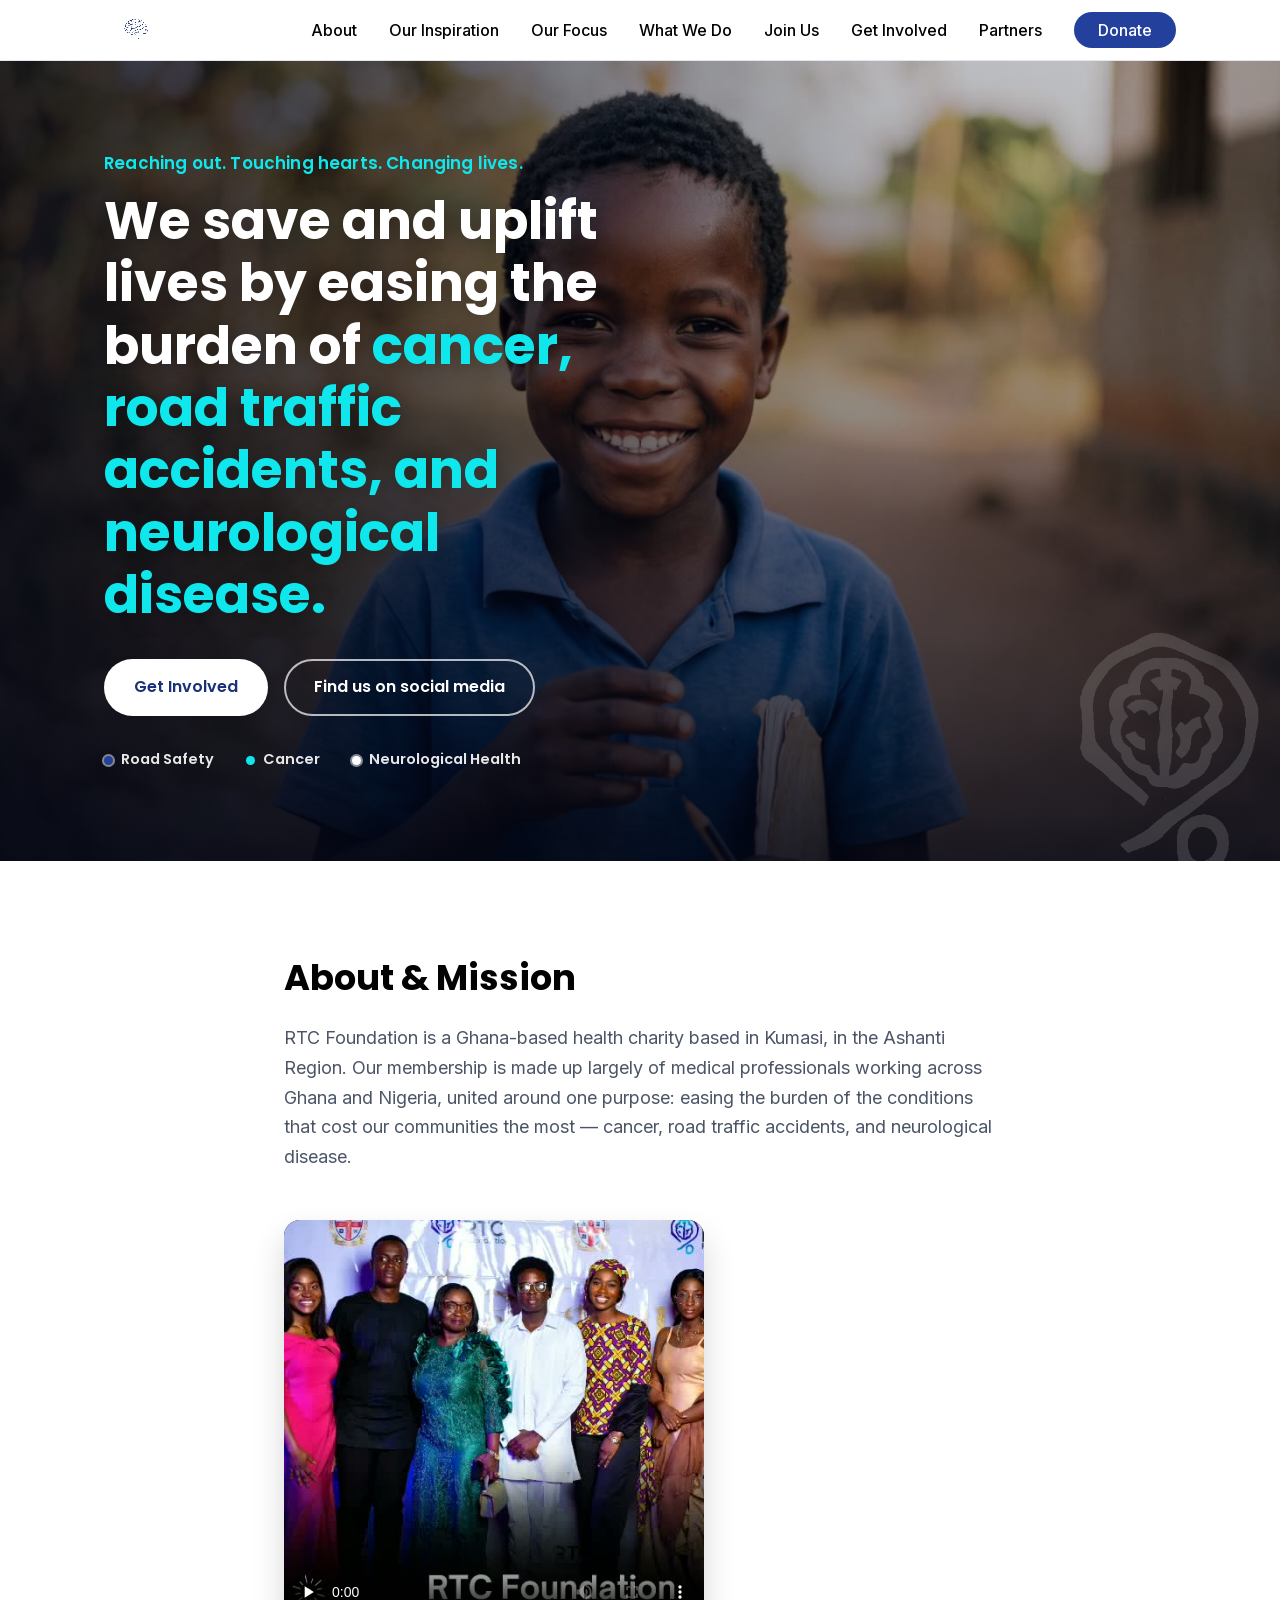
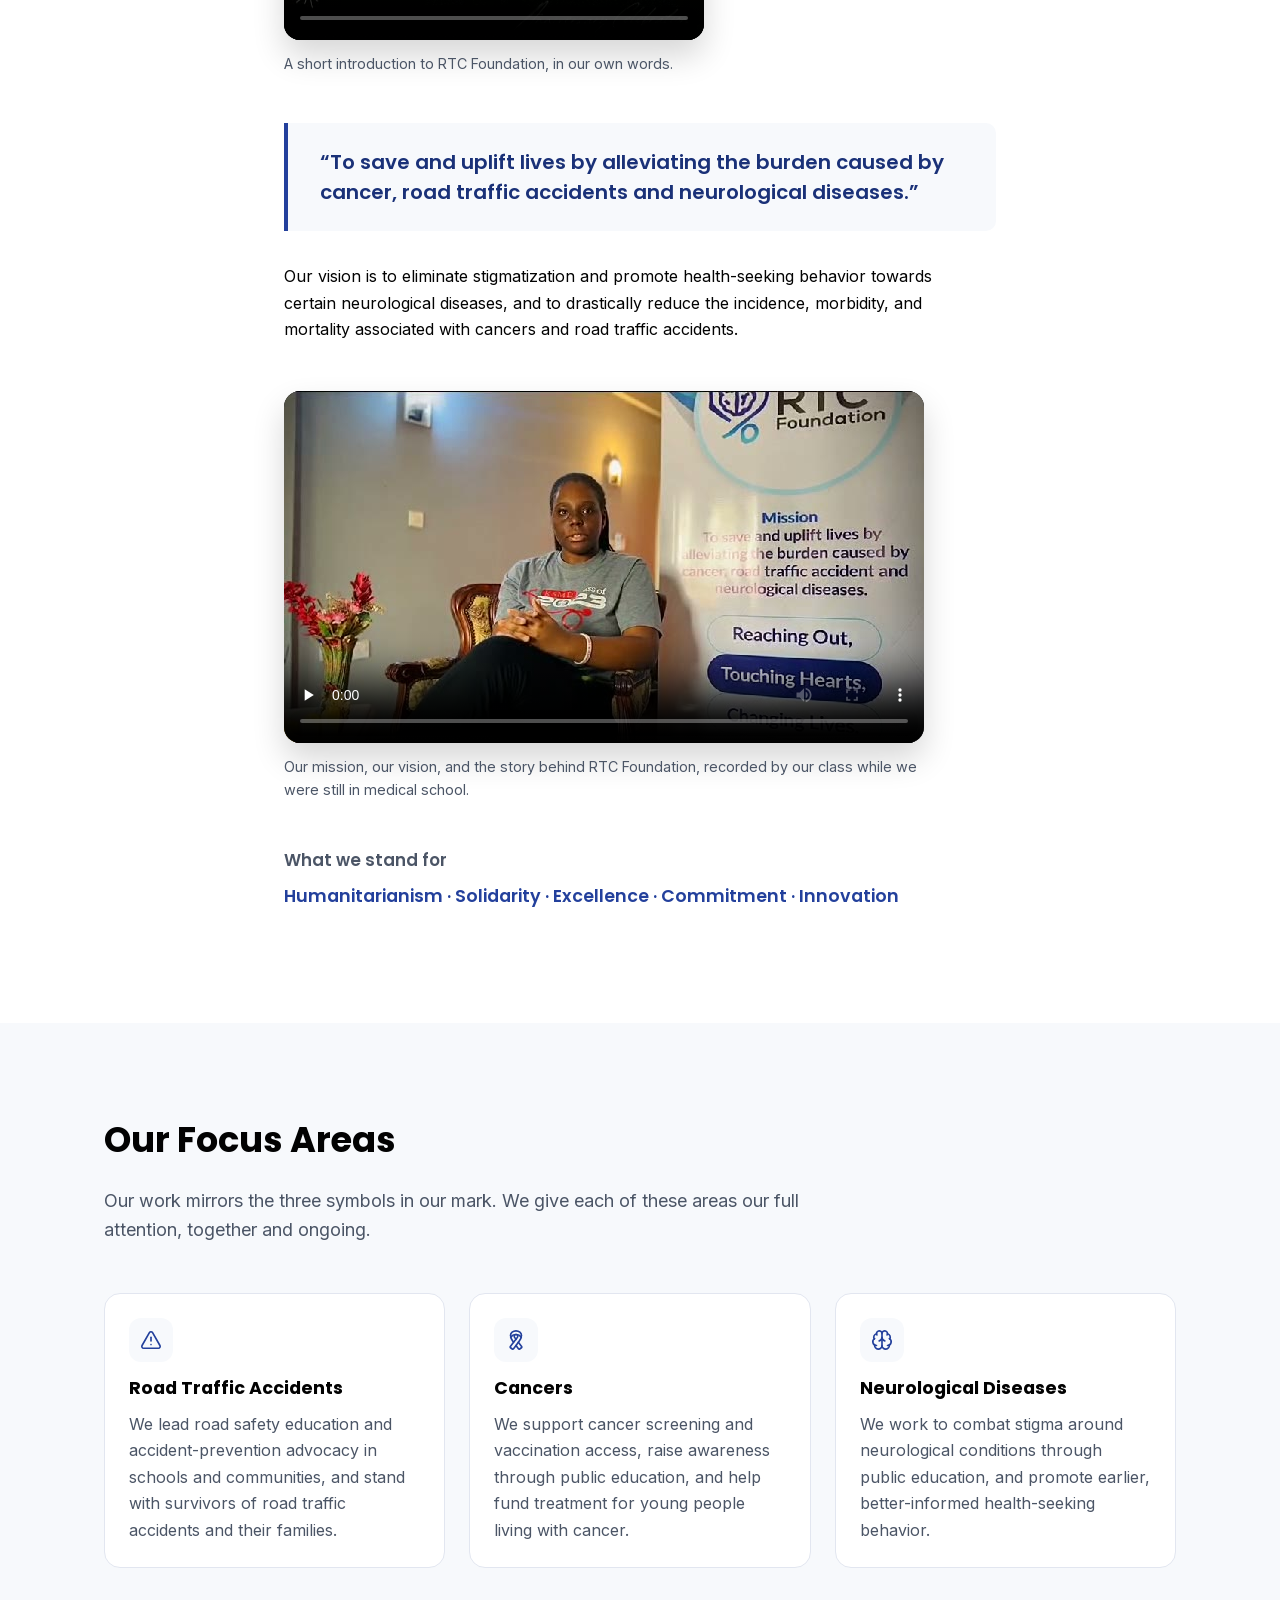
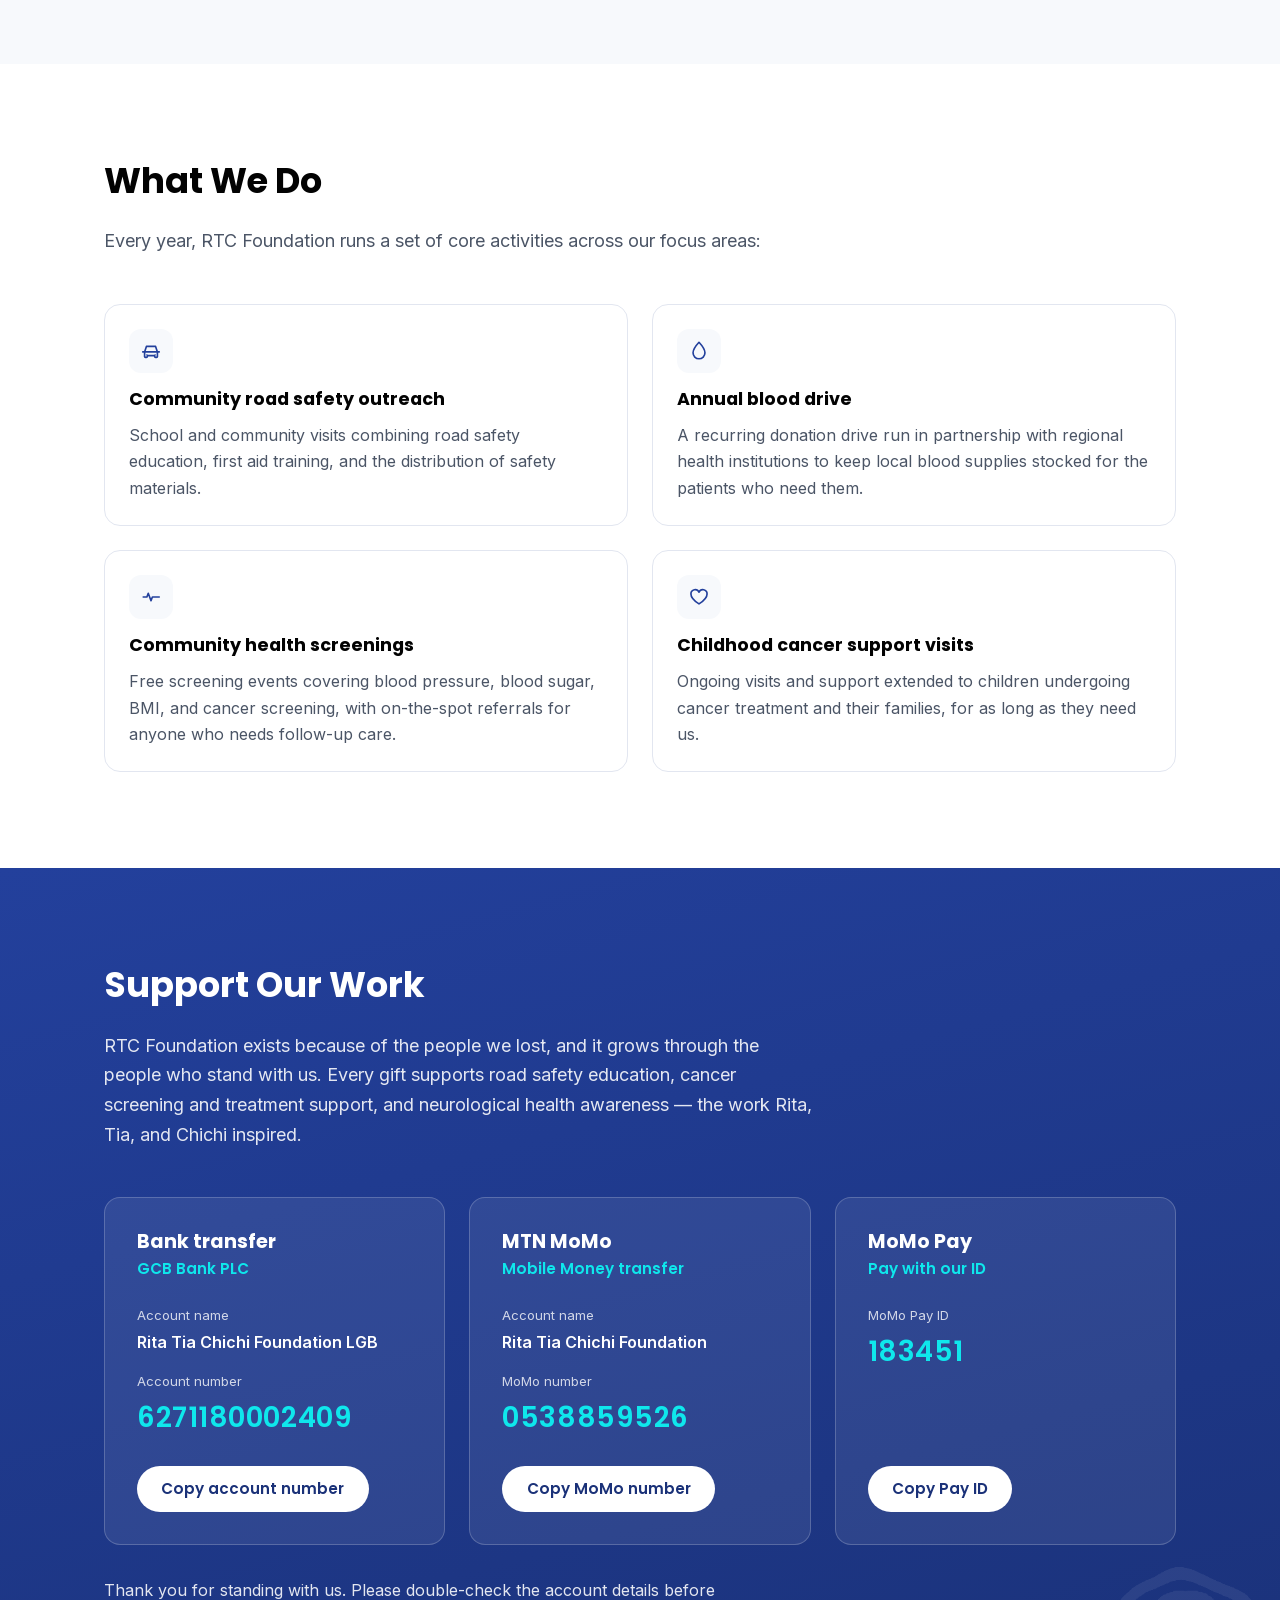
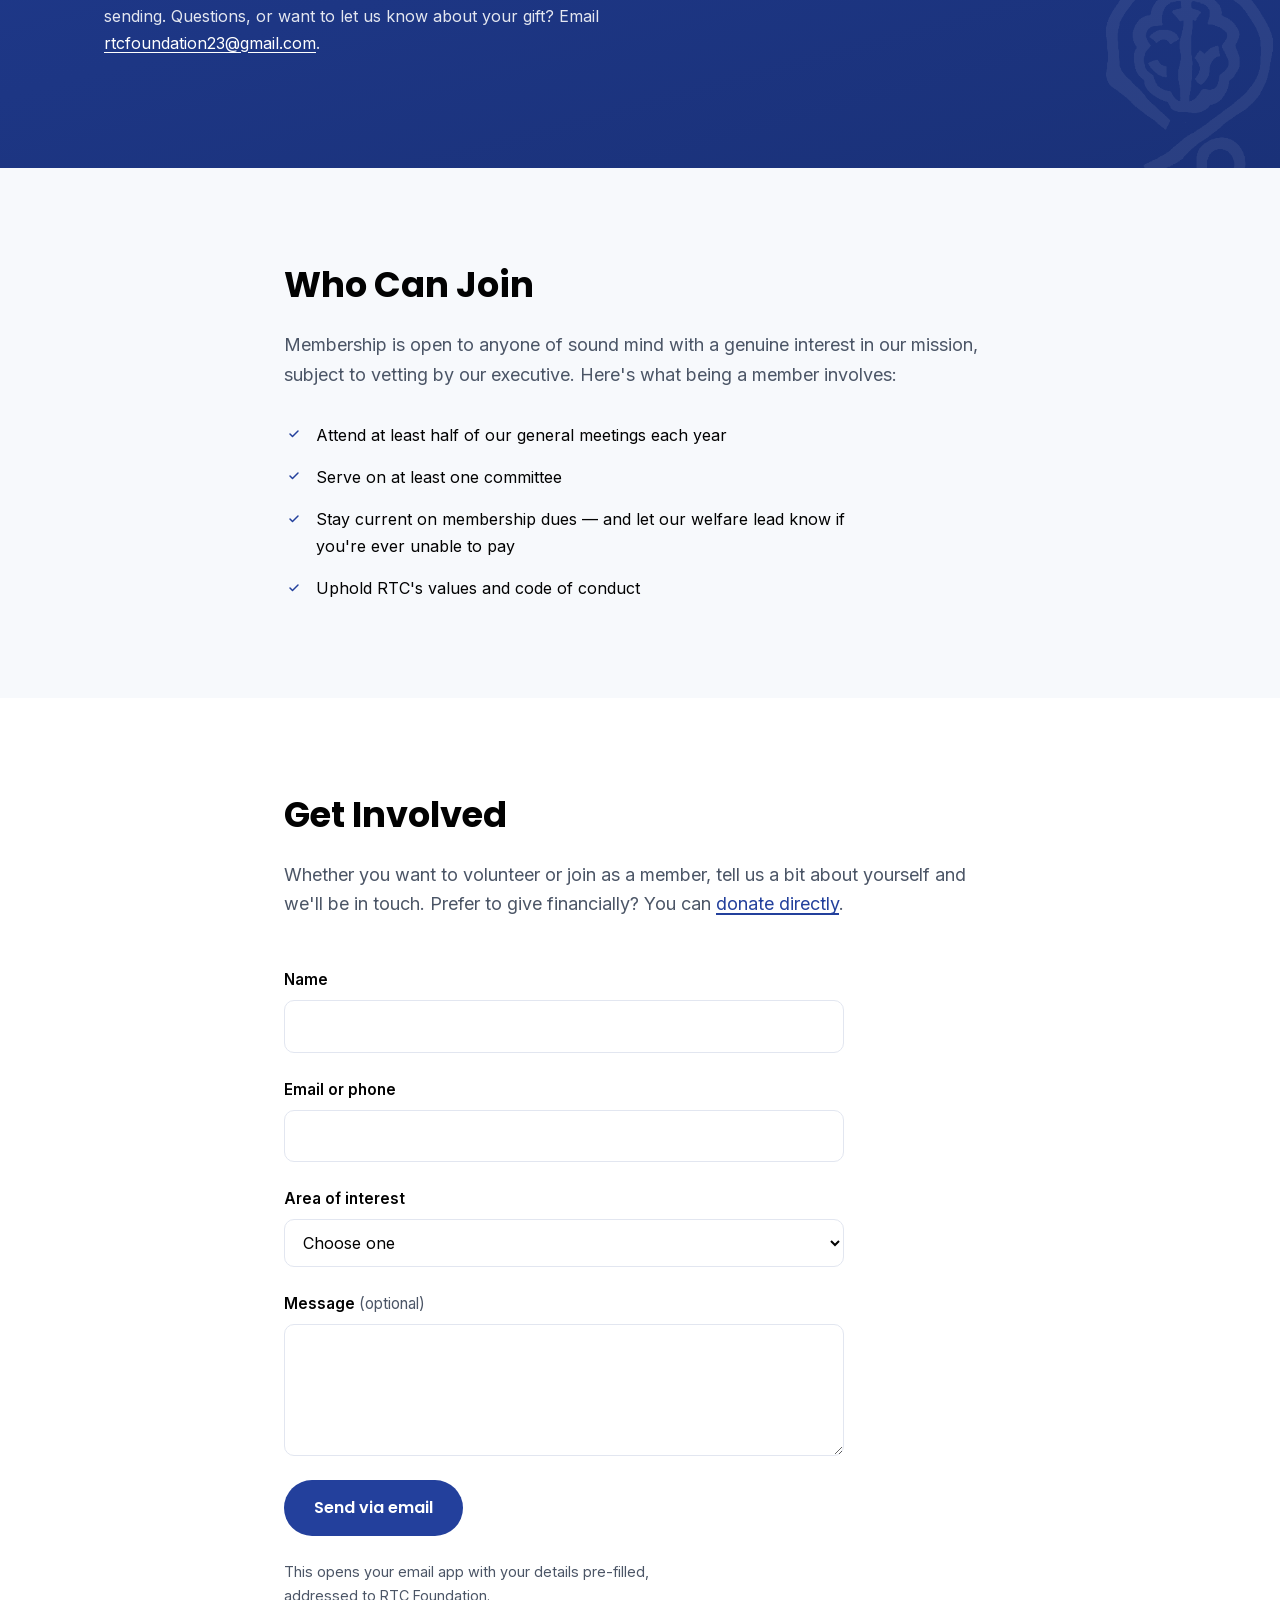
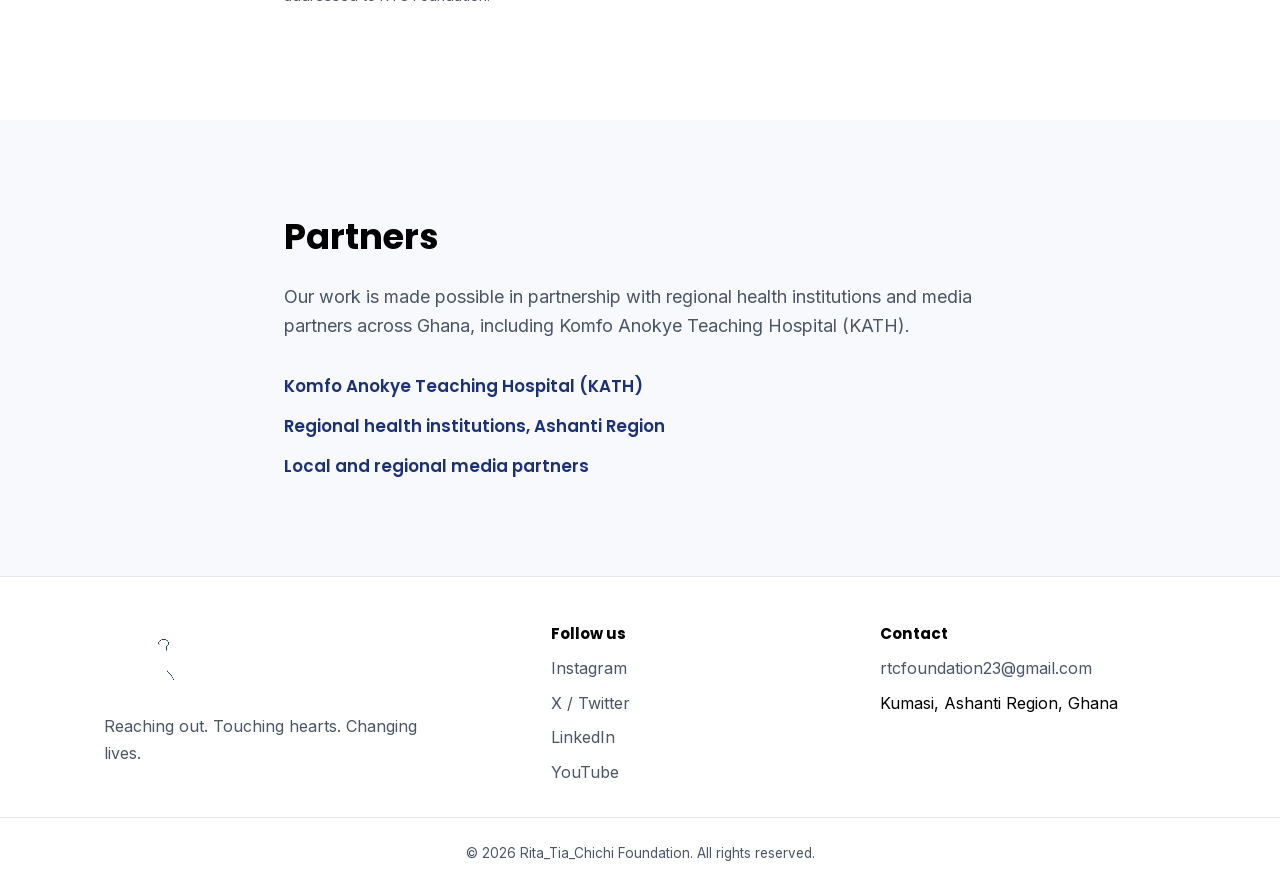
<file: index.html>
<!doctype html>
<html lang="en">
<head>
  <meta charset="UTF-8" />
  <meta name="viewport" content="width=device-width, initial-scale=1" />
  <!-- Stop phones from turning the account/MoMo numbers into blue tap-to-call links -->
  <meta name="format-detection" content="telephone=no" />
  <title>RTC Foundation — Rita_Tia_Chichi Foundation</title>
  <meta name="description" content="RTC Foundation is a Ghana-based health charity working on road traffic accidents, cancers, and neurological diseases from Kumasi, Ashanti Region." />

  <link rel="icon" type="image/png" href="assets/img/icon.png" />

  <link rel="preload" href="assets/fonts/inter-latin.woff2" as="font" type="font/woff2" crossorigin />
  <link rel="preload" href="assets/fonts/poppins-700.woff2" as="font" type="font/woff2" crossorigin />

  <link rel="stylesheet" href="styles.css" />
</head>
<body>

  <a class="skip-link" href="#main">Skip to main content</a>

  <header class="site-header">
    <nav class="nav" aria-label="Primary">
      <a class="nav-brand" href="#top" aria-label="RTC Foundation">
        <span class="logo-video-wrap">
          <video
            class="logo-video"
            poster="assets/img/logo.png"
            autoplay
            muted
            loop
            playsinline
            aria-hidden="true"
          >
            <source src="assets/video/hero-animation.webm" type="video/webm" />
            <source src="assets/video/hero-animation.mp4" type="video/mp4" />
          </video>
          <img class="logo-still" src="assets/img/logo.png" alt="" hidden />
        </span>
      </a>
      <a class="btn btn-primary nav-donate-mobile" href="#donate">Donate</a>
      <button class="nav-toggle" id="navToggle" aria-expanded="false" aria-controls="navMenu">
        <span class="sr-only">Menu</span>
        <span class="nav-toggle-bar"></span>
        <span class="nav-toggle-bar"></span>
        <span class="nav-toggle-bar"></span>
      </button>
      <ul class="nav-menu" id="navMenu">
        <li><a href="#about">About</a></li>
        <li><a href="inspiration.html">Our Inspiration</a></li>
        <li><a href="#focus">Our Focus</a></li>
        <li><a href="#activities">What We Do</a></li>
        <li><a href="#membership">Join Us</a></li>
        <li><a href="#signup">Get Involved</a></li>
        <li><a href="#partners">Partners</a></li>
        <li class="nav-menu-donate"><a class="nav-cta" href="#donate">Donate</a></li>
      </ul>
    </nav>
  </header>

  <main id="main">

    <section class="hero" id="top">
      <img
        class="hero-photo"
        src="assets/img/hero-photo-1280.jpg"
        srcset="assets/img/hero-photo-800.jpg 800w, assets/img/hero-photo-1280.jpg 1280w, assets/img/hero-photo.jpg 1920w"
        sizes="100vw"
        fetchpriority="high"
        decoding="async"
        alt="A smiling child in Ghana holding an exercise book and pencil, representing the communities RTC Foundation serves."
        width="1920"
        height="1047"
      />
      <div class="hero-scrim" aria-hidden="true"></div>
      <img class="hero-watermark" src="assets/img/icon-white.png" alt="" aria-hidden="true" />

      <div class="container hero-grid">
        <div class="hero-content">
          <p class="hero-slogan">Reaching out. Touching hearts. Changing lives.</p>
          <h1 class="hero-mission">
            We save and uplift lives by easing the burden of
            <span class="accent">cancer, road traffic accidents, and neurological disease.</span>
          </h1>
          <div class="hero-actions">
            <a class="btn btn-primary" href="#signup">Get Involved</a>
            <a class="btn btn-outline" href="#footer-social">Find us on social media</a>
          </div>

          <ul class="hero-pillars">
            <li><span class="dot dot-navy"></span>Road Safety</li>
            <li><span class="dot dot-cyan"></span>Cancer</li>
            <li><span class="dot dot-ink"></span>Neurological Health</li>
          </ul>
        </div>
      </div>
    </section>

    <section class="section" id="about" aria-labelledby="about-heading">
      <div class="container container-narrow">
        <h2 id="about-heading" class="section-heading">About &amp; Mission</h2>
        <p class="lede">
          RTC Foundation is a Ghana-based health charity based in Kumasi, in the Ashanti Region.
          Our membership is made up largely of medical professionals working across Ghana and
          Nigeria, united around one purpose: easing the burden of the conditions that cost our
          communities the most — cancer, road traffic accidents, and neurological disease.
        </p>

        <figure class="about-video">
          <video
            controls
            preload="none"
            poster="assets/img/our-story-poster.jpg"
            width="480"
            height="480"
          >
            <source src="assets/video/our-story.webm" type="video/webm" />
            <source src="assets/video/our-story.mp4" type="video/mp4" />
            Your browser doesn't support embedded video.
            <a href="assets/video/our-story.mp4">Download the video</a> instead.
          </video>
          <figcaption>A short introduction to RTC Foundation, in our own words.</figcaption>
        </figure>

        <blockquote class="pullquote">
          “To save and uplift lives by alleviating the burden caused by cancer, road traffic
          accidents and neurological diseases.”
        </blockquote>

        <p class="body-text">
          Our vision is to eliminate stigmatization and promote health-seeking behavior towards
          certain neurological diseases, and to drastically reduce the incidence, morbidity, and
          mortality associated with cancers and road traffic accidents.
        </p>

        <figure class="about-video about-video--wide">
          <video
            controls
            preload="none"
            poster="assets/img/rtc-intro-poster.jpg"
            width="640"
            height="352"
          >
            <source src="assets/video/rtc-intro.mp4" type="video/mp4" />
            Your browser doesn't support embedded video.
            <a href="assets/video/rtc-intro.mp4">Download the video</a> instead.
          </video>
          <figcaption>
            Our mission, our vision, and the story behind RTC Foundation, recorded by our class
            while we were still in medical school.
          </figcaption>
        </figure>

        <h3 class="values-heading">What we stand for</h3>
        <p class="values-list">
          Humanitarianism &middot; Solidarity &middot; Excellence &middot; Commitment &middot; Innovation
        </p>
      </div>
    </section>

    <section class="section section-alt" id="focus" aria-labelledby="focus-heading">
      <div class="container">
        <h2 id="focus-heading" class="section-heading">Our Focus Areas</h2>
        <p class="lede">
          Our work mirrors the three symbols in our mark. We give each of these areas our full
          attention, together and ongoing.
        </p>

        <div class="focus-grid">
          <article class="activity-card">
            <span class="activity-icon" aria-hidden="true">
              <svg viewBox="0 0 24 24" fill="none" stroke="currentColor" stroke-width="1.8" stroke-linecap="round" stroke-linejoin="round"><path d="m21.73 18-8-14a2 2 0 0 0-3.48 0l-8 14A2 2 0 0 0 4 21h16a2 2 0 0 0 1.73-3" /><path d="M12 9v4" /><path d="M12 17h.01" /></svg>
            </span>
            <h3>Road Traffic Accidents</h3>
            <p>
              We lead road safety education and accident-prevention advocacy in schools and
              communities, and stand with survivors of road traffic accidents and their families.
            </p>
          </article>
          <article class="activity-card">
            <span class="activity-icon" aria-hidden="true">
              <svg viewBox="0 0 24 24" fill="none" stroke="currentColor" stroke-width="1.8" stroke-linecap="round" stroke-linejoin="round"><path d="M12 11.22C11 9.997 10 9 10 8a2 2 0 0 1 4 0c0 1-.998 2.002-2.01 3.22" /><path d="m12 18 2.57-3.5" /><path d="M6.243 9.016a7 7 0 0 1 11.507-.009" /><path d="M9.35 14.53 12 11.22" /><path d="M9.35 14.53C7.728 12.246 6 10.221 6 7a6 5 0 0 1 12 0c-.005 3.22-1.778 5.235-3.43 7.5l3.557 4.527a1 1 0 0 1-.203 1.43l-1.894 1.36a1 1 0 0 1-1.384-.215L12 18l-2.679 3.593a1 1 0 0 1-1.39.213l-1.865-1.353a1 1 0 0 1-.203-1.422z" /></svg>
            </span>
            <h3>Cancers</h3>
            <p>
              We support cancer screening and vaccination access, raise awareness through public
              education, and help fund treatment for young people living with cancer.
            </p>
          </article>
          <article class="activity-card">
            <span class="activity-icon" aria-hidden="true">
              <svg viewBox="0 0 24 24" fill="none" stroke="currentColor" stroke-width="1.8" stroke-linecap="round" stroke-linejoin="round"><path d="M12 18V5" /><path d="M15 13a4.17 4.17 0 0 1-3-4 4.17 4.17 0 0 1-3 4" /><path d="M17.598 6.5A3 3 0 1 0 12 5a3 3 0 1 0-5.598 1.5" /><path d="M17.997 5.125a4 4 0 0 1 2.526 5.77" /><path d="M18 18a4 4 0 0 0 2-7.464" /><path d="M19.967 17.483A4 4 0 1 1 12 18a4 4 0 1 1-7.967-.517" /><path d="M6 18a4 4 0 0 1-2-7.464" /><path d="M6.003 5.125a4 4 0 0 0-2.526 5.77" /></svg>
            </span>
            <h3>Neurological Diseases</h3>
            <p>
              We work to combat stigma around neurological conditions through public education,
              and promote earlier, better-informed health-seeking behavior.
            </p>
          </article>
        </div>
      </div>
    </section>

    <section class="section" id="activities" aria-labelledby="activities-heading">
      <div class="container">
        <h2 id="activities-heading" class="section-heading">What We Do</h2>
        <p class="lede">
          Every year, RTC Foundation runs a set of core activities across our focus areas:
        </p>

        <div class="activity-grid">
          <article class="activity-card">
            <span class="activity-icon" aria-hidden="true">
              <svg viewBox="0 0 24 24" fill="none" stroke="currentColor" stroke-width="1.8" stroke-linecap="round" stroke-linejoin="round"><path d="M3 13h2l2-6h10l2 6h2M5 13v5a1 1 0 0 0 1 1h1a1 1 0 0 0 1-1v-1h8v1a1 1 0 0 0 1 1h1a1 1 0 0 0 1-1v-5M5 13h14"/><circle cx="7.5" cy="16" r=".6" fill="currentColor" stroke="none"/><circle cx="16.5" cy="16" r=".6" fill="currentColor" stroke="none"/></svg>
            </span>
            <h3>Community road safety outreach</h3>
            <p>
              School and community visits combining road safety education, first aid training,
              and the distribution of safety materials.
            </p>
          </article>
          <article class="activity-card">
            <span class="activity-icon" aria-hidden="true">
              <svg viewBox="0 0 24 24" fill="none" stroke="currentColor" stroke-width="1.8" stroke-linecap="round" stroke-linejoin="round"><path d="M12 2.5s6.5 7 6.5 11.5a6.5 6.5 0 1 1-13 0C5.5 9.5 12 2.5 12 2.5Z"/></svg>
            </span>
            <h3>Annual blood drive</h3>
            <p>
              A recurring donation drive run in partnership with regional health institutions to
              keep local blood supplies stocked for the patients who need them.
            </p>
          </article>
          <article class="activity-card">
            <span class="activity-icon" aria-hidden="true">
              <svg viewBox="0 0 24 24" fill="none" stroke="currentColor" stroke-width="1.8" stroke-linecap="round" stroke-linejoin="round"><path d="M3.5 12h4l1.5-4 3 8 1.5-4H21"/></svg>
            </span>
            <h3>Community health screenings</h3>
            <p>
              Free screening events covering blood pressure, blood sugar, BMI, and cancer
              screening, with on-the-spot referrals for anyone who needs follow-up care.
            </p>
          </article>
          <article class="activity-card">
            <span class="activity-icon" aria-hidden="true">
              <svg viewBox="0 0 24 24" fill="none" stroke="currentColor" stroke-width="1.8" stroke-linecap="round" stroke-linejoin="round"><path d="M20.8 8.6c0 5.2-8.8 10.9-8.8 10.9S3.2 13.8 3.2 8.6a4.6 4.6 0 0 1 8.8-1.9 4.6 4.6 0 0 1 8.8 1.9Z"/></svg>
            </span>
            <h3>Childhood cancer support visits</h3>
            <p>
              Ongoing visits and support extended to children undergoing cancer treatment and
              their families, for as long as they need us.
            </p>
          </article>
        </div>
      </div>
    </section>

    <section class="section donate" id="donate" aria-labelledby="donate-heading">
      <img class="donate-watermark" src="assets/img/icon-white.png" alt="" aria-hidden="true" />
      <div class="container">
        <h2 id="donate-heading" class="section-heading">Support Our Work</h2>
        <p class="lede">
          RTC Foundation exists because of the people we lost, and it grows through the people who
          stand with us. Every gift supports road safety education, cancer screening and treatment
          support, and neurological health awareness — the work Rita, Tia, and Chichi inspired.
        </p>

        <!--
          Payment details. Each account/ID number appears once, in a .donate-number element —
          the Copy buttons in script.js read that same text, so there's nothing to keep in sync.
          To change a number, edit it here and nowhere else.
        -->
        <div class="donate-grid">
          <article class="donate-card">
            <h3>Bank transfer</h3>
            <p class="donate-provider">GCB Bank PLC</p>
            <dl class="donate-details">
              <div>
                <dt>Account name</dt>
                <dd>Rita Tia Chichi Foundation LGB</dd>
              </div>
              <div>
                <dt>Account number</dt>
                <dd class="donate-number">6271180002409</dd>
              </div>
            </dl>
            <button type="button" class="copy-btn" data-copy-label="GCB Bank account number">Copy account number</button>
          </article>

          <article class="donate-card">
            <h3>MTN MoMo</h3>
            <p class="donate-provider">Mobile Money transfer</p>
            <dl class="donate-details">
              <div>
                <dt>Account name</dt>
                <dd>Rita Tia Chichi Foundation</dd>
              </div>
              <div>
                <dt>MoMo number</dt>
                <dd class="donate-number">0538859526</dd>
              </div>
            </dl>
            <button type="button" class="copy-btn" data-copy-label="MTN MoMo number">Copy MoMo number</button>
          </article>

          <article class="donate-card">
            <h3>MoMo Pay</h3>
            <p class="donate-provider">Pay with our ID</p>
            <dl class="donate-details">
              <div>
                <dt>MoMo Pay ID</dt>
                <dd class="donate-number">183451</dd>
              </div>
            </dl>
            <button type="button" class="copy-btn" data-copy-label="MoMo Pay ID">Copy Pay ID</button>
          </article>
        </div>

        <p class="donate-note">
          Thank you for standing with us. Please double-check the account details before sending.
          Questions, or want to let us know about your gift? Email
          <a href="mailto:rtcfoundation23@gmail.com">rtcfoundation23@gmail.com</a>.
        </p>
        <p class="sr-only" id="copyStatus" role="status" aria-live="polite"></p>
      </div>
    </section>

    <section class="section section-alt" id="membership" aria-labelledby="membership-heading">
      <div class="container container-narrow">
        <h2 id="membership-heading" class="section-heading">Who Can Join</h2>
        <p class="lede">
          Membership is open to anyone of sound mind with a genuine interest in our mission,
          subject to vetting by our executive. Here's what being a member involves:
        </p>
        <ul class="checklist">
          <li>Attend at least half of our general meetings each year</li>
          <li>Serve on at least one committee</li>
          <li>Stay current on membership dues — and let our welfare lead know if you're ever unable to pay</li>
          <li>Uphold RTC's values and code of conduct</li>
        </ul>
      </div>
    </section>

    <section class="section" id="signup" aria-labelledby="signup-heading">
      <div class="container container-narrow">
        <h2 id="signup-heading" class="section-heading">Get Involved</h2>
        <p class="lede">
          Whether you want to volunteer or join as a member, tell us a bit about yourself and
          we'll be in touch. Prefer to give financially? You can
          <a href="#donate">donate directly</a>.
        </p>

        <!--
          No backend: this form builds a mailto: link from the fields below via script.js.
          To swap in a Google Form later, replace the <form> block with something like:
          <iframe src="https://docs.google.com/forms/d/e/YOUR_FORM_ID/viewform?embedded=true"
                  width="100%" height="900" frameborder="0">Loading…</iframe>
        -->
        <form class="signup-form" id="signupForm" novalidate>
          <div class="form-row">
            <label for="name">Name</label>
            <input type="text" id="name" name="name" autocomplete="name" required />
          </div>

          <div class="form-row">
            <label for="contact">Email or phone</label>
            <input type="text" id="contact" name="contact" autocomplete="email" required />
          </div>

          <div class="form-row">
            <label for="interest">Area of interest</label>
            <select id="interest" name="interest" required>
              <option value="">Choose one</option>
              <option value="Road Safety">Road Safety</option>
              <option value="Cancer Support">Cancer Support</option>
              <option value="Neurological Health">Neurological Health</option>
              <option value="General Volunteering">General Volunteering</option>
            </select>
          </div>

          <div class="form-row">
            <label for="message">Message <span class="optional">(optional)</span></label>
            <textarea id="message" name="message" rows="4"></textarea>
          </div>

          <button type="submit" class="btn btn-primary">Send via email</button>
          <p class="form-note">
            This opens your email app with your details pre-filled, addressed to RTC Foundation.
          </p>
        </form>
      </div>
    </section>

    <section class="section section-alt" id="partners" aria-labelledby="partners-heading">
      <div class="container container-narrow">
        <h2 id="partners-heading" class="section-heading">Partners</h2>
        <p class="lede">
          Our work is made possible in partnership with regional health institutions and media
          partners across Ghana, including Komfo Anokye Teaching Hospital (KATH).
        </p>
        <ul class="partners-list">
          <li>Komfo Anokye Teaching Hospital (KATH)</li>
          <li>Regional health institutions, Ashanti Region</li>
          <li>Local and regional media partners</li>
        </ul>
      </div>
    </section>

  </main>

  <footer class="site-footer" id="footer-social">
    <div class="container footer-grid">
      <div class="footer-brand">
        <span class="logo-video-wrap" role="img" aria-label="RTC Foundation">
          <video
            class="logo-video"
            poster="assets/img/logo.png"
            preload="none"
            data-lazy
            muted
            loop
            playsinline
            aria-hidden="true"
          >
            <source src="assets/video/hero-animation.webm" type="video/webm" />
            <source src="assets/video/hero-animation.mp4" type="video/mp4" />
          </video>
          <img class="logo-still" src="assets/img/logo.png" alt="" hidden />
        </span>
        <p class="footer-slogan">Reaching out. Touching hearts. Changing lives.</p>
      </div>

      <div class="footer-col">
        <h3>Follow us</h3>
        <ul class="footer-links">
          <li><a href="https://www.instagram.com/rtcfoundation23" target="_blank" rel="noopener">Instagram</a></li>
          <li><a href="https://x.com/rtcfoundation23" target="_blank" rel="noopener">X / Twitter</a></li>
          <li><a href="https://www.linkedin.com/company/rtc-foundation/" target="_blank" rel="noopener">LinkedIn</a></li>
          <li><a href="https://youtube.com/@rtcfoundation" target="_blank" rel="noopener">YouTube</a></li>
        </ul>
      </div>

      <div class="footer-col">
        <h3>Contact</h3>
        <ul class="footer-links">
          <li><a href="mailto:rtcfoundation23@gmail.com">rtcfoundation23@gmail.com</a></li>
          <li>Kumasi, Ashanti Region, Ghana</li>
        </ul>
      </div>
    </div>

    <p class="footer-copyright">&copy; <span id="year"></span> Rita_Tia_Chichi Foundation. All rights reserved.</p>
  </footer>

  <script src="script.js"></script>
</body>
</html>
</file>
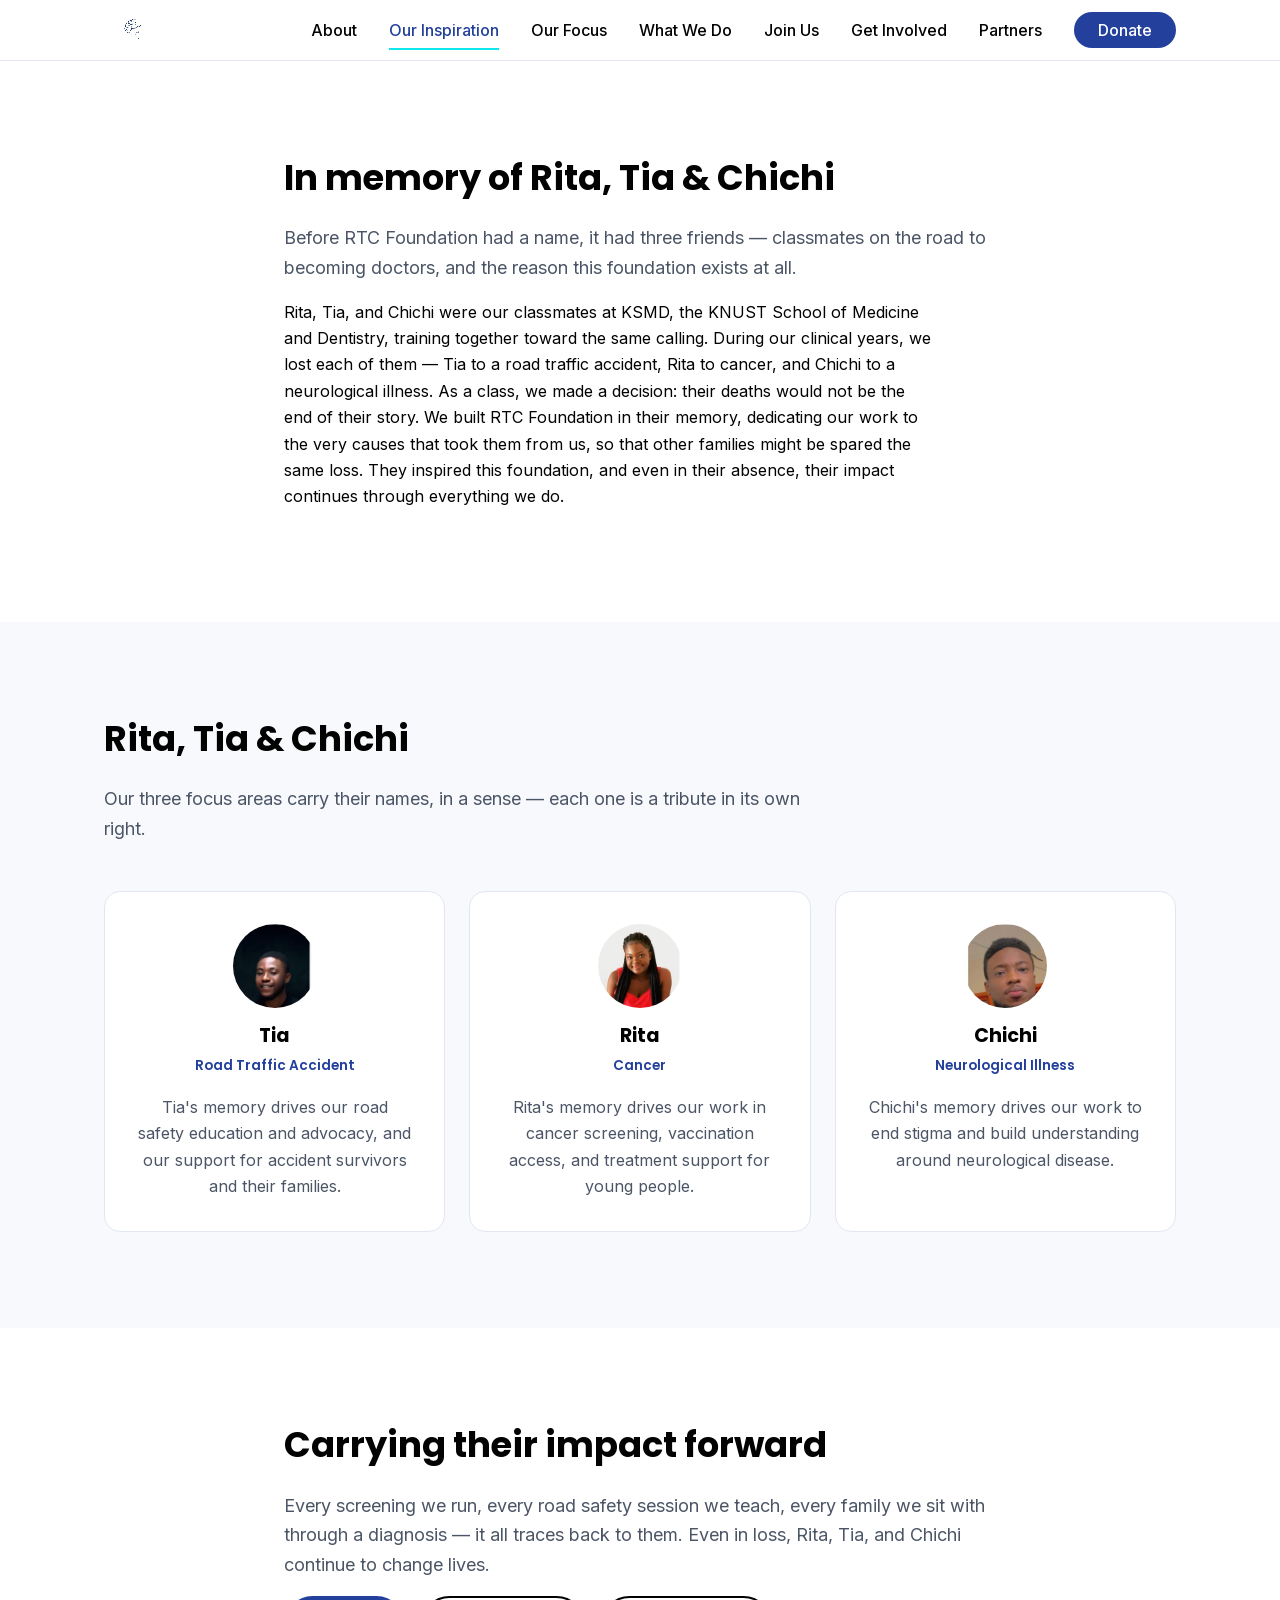
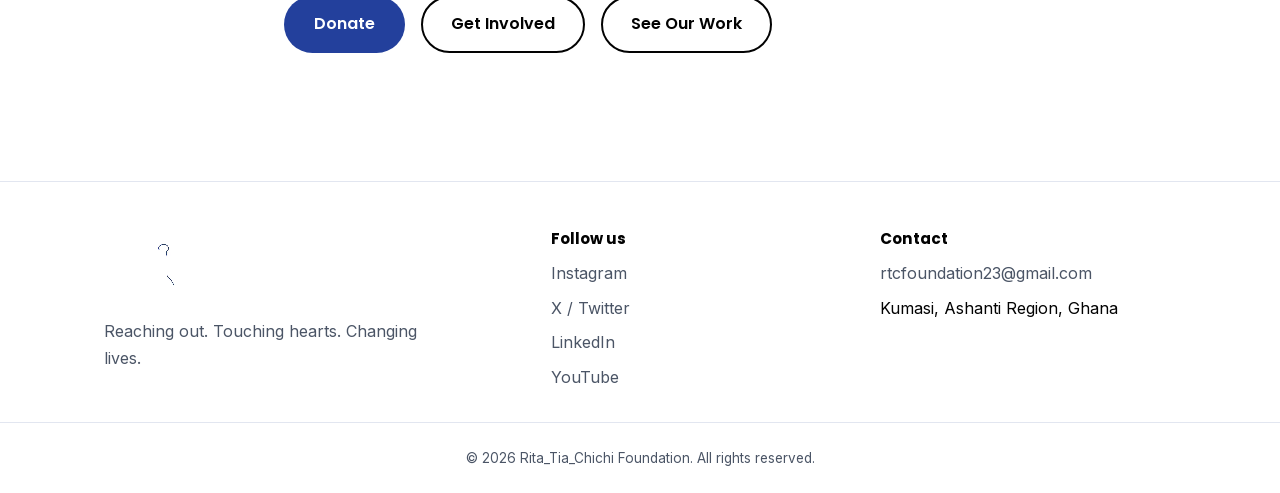
<file: inspiration.html>
<!doctype html>
<html lang="en">
<head>
  <meta charset="UTF-8" />
  <meta name="viewport" content="width=device-width, initial-scale=1" />
  <!-- Keep phones from auto-linking digit strings as blue tap-to-call links -->
  <meta name="format-detection" content="telephone=no" />
  <title>Our Inspiration — RTC Foundation</title>
  <meta name="description" content="RTC Foundation was founded in memory of Rita, Tia, and Chichi — classmates at KSMD whose lives were lost to the very causes this foundation now fights." />

  <link rel="icon" type="image/png" href="assets/img/icon.png" />

  <link rel="preload" href="assets/fonts/inter-latin.woff2" as="font" type="font/woff2" crossorigin />
  <link rel="preload" href="assets/fonts/poppins-700.woff2" as="font" type="font/woff2" crossorigin />

  <link rel="stylesheet" href="styles.css" />
</head>
<body>

  <a class="skip-link" href="#main">Skip to main content</a>

  <header class="site-header">
    <nav class="nav" aria-label="Primary">
      <a class="nav-brand" href="index.html" aria-label="RTC Foundation">
        <span class="logo-video-wrap">
          <video
            class="logo-video"
            poster="assets/img/logo.png"
            autoplay
            muted
            loop
            playsinline
            aria-hidden="true"
          >
            <source src="assets/video/hero-animation.webm" type="video/webm" />
            <source src="assets/video/hero-animation.mp4" type="video/mp4" />
          </video>
          <img class="logo-still" src="assets/img/logo.png" alt="" hidden />
        </span>
      </a>
      <a class="btn btn-primary nav-donate-mobile" href="index.html#donate">Donate</a>
      <button class="nav-toggle" id="navToggle" aria-expanded="false" aria-controls="navMenu">
        <span class="sr-only">Menu</span>
        <span class="nav-toggle-bar"></span>
        <span class="nav-toggle-bar"></span>
        <span class="nav-toggle-bar"></span>
      </button>
      <ul class="nav-menu" id="navMenu">
        <li><a href="index.html#about">About</a></li>
        <li><a href="inspiration.html" aria-current="page">Our Inspiration</a></li>
        <li><a href="index.html#focus">Our Focus</a></li>
        <li><a href="index.html#activities">What We Do</a></li>
        <li><a href="index.html#membership">Join Us</a></li>
        <li><a href="index.html#signup">Get Involved</a></li>
        <li><a href="index.html#partners">Partners</a></li>
        <li class="nav-menu-donate"><a class="nav-cta" href="index.html#donate">Donate</a></li>
      </ul>
    </nav>
  </header>

  <main id="main">

    <section class="section" aria-labelledby="inspiration-heading">
      <div class="container container-narrow">
        <h1 id="inspiration-heading" class="section-heading">In memory of Rita, Tia &amp; Chichi</h1>
        <p class="lede">
          Before RTC Foundation had a name, it had three friends — classmates on the road to
          becoming doctors, and the reason this foundation exists at all.
        </p>
        <p class="body-text">
          Rita, Tia, and Chichi were our classmates at KSMD, the KNUST School of Medicine and
          Dentistry, training together toward the same calling. During our clinical years, we
          lost each of them — Tia to a road traffic accident, Rita to cancer, and Chichi to a
          neurological illness. As a class, we made a decision: their deaths would not be the
          end of their story. We built RTC Foundation in their memory, dedicating our work to
          the very causes that took them from us, so that other families might be spared the
          same loss. They inspired this foundation, and even in their absence, their impact
          continues through everything we do.
        </p>
      </div>
    </section>

    <section class="section section-alt" aria-labelledby="tribute-heading">
      <div class="container">
        <h2 id="tribute-heading" class="section-heading">Rita, Tia &amp; Chichi</h2>
        <p class="lede">
          Our three focus areas carry their names, in a sense — each one is a tribute in its
          own right.
        </p>

        <div class="tribute-grid">
          <article class="tribute-card">
            <img src="assets/img/tribute-tia.jpg" alt="Tia" class="tribute-photo" width="400" height="400" />
            <h3>Tia</h3>
            <p class="tribute-cause">Road Traffic Accident</p>
            <p>
              Tia's memory drives our road safety education and advocacy, and our support for
              accident survivors and their families.
            </p>
          </article>
          <article class="tribute-card">
            <img src="assets/img/tribute-rita.jpg" alt="Rita" class="tribute-photo" width="400" height="400" />
            <h3>Rita</h3>
            <p class="tribute-cause">Cancer</p>
            <p>
              Rita's memory drives our work in cancer screening, vaccination access, and
              treatment support for young people.
            </p>
          </article>
          <article class="tribute-card">
            <img src="assets/img/tribute-chichi.jpg" alt="Chichi" class="tribute-photo" width="400" height="400" />
            <h3>Chichi</h3>
            <p class="tribute-cause">Neurological Illness</p>
            <p>
              Chichi's memory drives our work to end stigma and build understanding around
              neurological disease.
            </p>
          </article>
        </div>
      </div>
    </section>

    <section class="section" aria-labelledby="forward-heading">
      <div class="container container-narrow">
        <h2 id="forward-heading" class="section-heading">Carrying their impact forward</h2>
        <p class="lede">
          Every screening we run, every road safety session we teach, every family we sit with
          through a diagnosis — it all traces back to them. Even in loss, Rita, Tia, and Chichi
          continue to change lives.
        </p>
        <div class="hero-actions">
          <a class="btn btn-primary" href="index.html#donate">Donate</a>
          <a class="btn btn-outline" href="index.html#signup">Get Involved</a>
          <a class="btn btn-outline" href="index.html#focus">See Our Work</a>
        </div>
      </div>
    </section>

  </main>

  <footer class="site-footer" id="footer-social">
    <div class="container footer-grid">
      <div class="footer-brand">
        <span class="logo-video-wrap" role="img" aria-label="RTC Foundation">
          <video
            class="logo-video"
            poster="assets/img/logo.png"
            preload="none"
            data-lazy
            muted
            loop
            playsinline
            aria-hidden="true"
          >
            <source src="assets/video/hero-animation.webm" type="video/webm" />
            <source src="assets/video/hero-animation.mp4" type="video/mp4" />
          </video>
          <img class="logo-still" src="assets/img/logo.png" alt="" hidden />
        </span>
        <p class="footer-slogan">Reaching out. Touching hearts. Changing lives.</p>
      </div>

      <div class="footer-col">
        <h3>Follow us</h3>
        <ul class="footer-links">
          <li><a href="https://www.instagram.com/rtcfoundation23" target="_blank" rel="noopener">Instagram</a></li>
          <li><a href="https://x.com/rtcfoundation23" target="_blank" rel="noopener">X / Twitter</a></li>
          <li><a href="https://www.linkedin.com/company/rtc-foundation/" target="_blank" rel="noopener">LinkedIn</a></li>
          <li><a href="https://youtube.com/@rtcfoundation" target="_blank" rel="noopener">YouTube</a></li>
        </ul>
      </div>

      <div class="footer-col">
        <h3>Contact</h3>
        <ul class="footer-links">
          <li><a href="mailto:rtcfoundation23@gmail.com">rtcfoundation23@gmail.com</a></li>
          <li>Kumasi, Ashanti Region, Ghana</li>
        </ul>
      </div>
    </div>

    <p class="footer-copyright">&copy; <span id="year"></span> Rita_Tia_Chichi Foundation. All rights reserved.</p>
  </footer>

  <script src="script.js"></script>
</body>
</html>
</file>
<file: styles.css>
/* ============================================================
   Fonts — self-hosted (Latin subset) so the first paint doesn't
   wait on two extra connections to Google's servers.
   Inter is one variable file covering weights 400-600.
   ============================================================ */
@font-face {
  font-family: "Inter";
  font-style: normal;
  font-weight: 400 600;
  font-display: swap;
  src: url("assets/fonts/inter-latin.woff2") format("woff2");
}
@font-face {
  font-family: "Poppins";
  font-style: normal;
  font-weight: 600;
  font-display: swap;
  src: url("assets/fonts/poppins-600.woff2") format("woff2");
}
@font-face {
  font-family: "Poppins";
  font-style: normal;
  font-weight: 700;
  font-display: swap;
  src: url("assets/fonts/poppins-700.woff2") format("woff2");
}

/* ============================================================
   RTC Foundation — Design tokens
   ============================================================ */
:root {
  --navy: #23409c;
  --navy-dark: #1a3178;
  --cyan: #0fe7ec;
  --ink: #020202;
  --off-white: #f7f9fc;
  --white: #ffffff;
  --border: #e2e6f0;
  --text-muted: #4b5566;

  --font-display: "Poppins", "Segoe UI", sans-serif;
  --font-body: "Inter", "Segoe UI", sans-serif;

  --space-1: 0.5rem;
  --space-2: 0.75rem;
  --space-3: 1rem;
  --space-4: 1.5rem;
  --space-5: 2rem;
  --space-6: 3rem;
  --space-7: 4rem;
  --space-8: 6rem;

  --radius: 10px;
  --radius-lg: 16px;
  --container-w: 1120px;
  --container-narrow-w: 760px;

  --transition: 180ms ease;
}

/* ============================================================
   Reset
   ============================================================ */
*,
*::before,
*::after {
  box-sizing: border-box;
}

html {
  scroll-behavior: smooth;
}

body {
  margin: 0;
  background: var(--white);
  color: var(--ink);
  font-family: var(--font-body);
  font-size: 16px;
  line-height: 1.65;
  -webkit-font-smoothing: antialiased;
}

img {
  max-width: 100%;
  display: block;
}

h1, h2, h3 {
  font-family: var(--font-display);
  font-weight: 700;
  line-height: 1.2;
  margin: 0 0 var(--space-3);
  color: var(--ink);
}

p {
  margin: 0 0 var(--space-3);
}

a {
  color: var(--navy);
  text-decoration-thickness: 1.5px;
  text-underline-offset: 3px;
}

a:hover {
  color: var(--navy-dark);
}

ul, ol {
  margin: 0;
  padding: 0;
}

button {
  font-family: inherit;
}

/* Respect reduced-motion everywhere except the hero, which handles it in JS */
@media (prefers-reduced-motion: reduce) {
  html {
    scroll-behavior: auto;
  }
  * {
    animation-duration: 0.01ms !important;
    animation-iteration-count: 1 !important;
    transition-duration: 0.01ms !important;
  }
}

/* Accessible, brand-colored focus ring, visible on every background */
:focus-visible {
  outline: 3px solid var(--navy);
  outline-offset: 3px;
  border-radius: 4px;
}

.btn:focus-visible,
.nav-cta:focus-visible {
  outline-color: var(--navy);
}

.sr-only {
  position: absolute;
  width: 1px;
  height: 1px;
  padding: 0;
  margin: -1px;
  overflow: hidden;
  clip: rect(0, 0, 0, 0);
  white-space: nowrap;
  border: 0;
}

/* Hidden by shifting up by its OWN height (plus a margin), not a fixed
   pixel offset: a fixed -48px was shorter than the link itself (~50px,
   more with mobile text scaling), so its bottom edge showed as a blue
   strip in the top-left corner. Still focusable by keyboard. */
.skip-link {
  position: absolute;
  top: 0;
  left: var(--space-3);
  background: var(--navy);
  color: var(--white);
  padding: var(--space-2) var(--space-4);
  border-radius: var(--radius);
  z-index: 1000;
  transform: translateY(-200%);
  transition: transform var(--transition);
}

.skip-link:focus {
  transform: translateY(var(--space-3));
}

/* ============================================================
   Layout helpers
   ============================================================ */
.container {
  width: 100%;
  max-width: var(--container-w);
  margin-inline: auto;
  padding-inline: var(--space-4);
}

.container-narrow {
  max-width: var(--container-narrow-w);
}

.section {
  padding-block: var(--space-8);
}

.section-alt {
  background: var(--off-white);
}

.section-heading {
  font-size: clamp(1.6rem, 1.3rem + 1.2vw, 2.2rem);
  margin-bottom: var(--space-4);
}

.lede {
  max-width: 65ch;
  font-size: 1.125rem;
  color: var(--text-muted);
}

.body-text {
  max-width: 65ch;
}

/* ============================================================
   Header / Nav
   ============================================================ */
.site-header {
  position: sticky;
  top: 0;
  z-index: 100;
  /* Fully opaque — at 92% + blur, the hero photo/scrim showed
     faintly through the header on page load (the header sits
     right over the hero's darkest top-left corner), which threw
     off the multiply-blended logo sitting on top of it. */
  background: var(--white);
  border-bottom: 1px solid var(--border);
}

.nav {
  max-width: var(--container-w);
  margin-inline: auto;
  padding: var(--space-2) var(--space-4);
  display: flex;
  align-items: center;
  justify-content: space-between;
  gap: var(--space-4);
}

.nav-brand {
  display: flex;
  align-items: center;
  line-height: 0;
}

/* Same trick as the footer: the video's own background is pure
   white, so multiply drops it out against the header's (near-
   white, translucent) background instead of showing a box. */
.nav-brand .logo-video,
.nav-brand .logo-still {
  mix-blend-mode: multiply;
}

.logo-video-wrap {
  display: block;
  line-height: 0;
}

.logo-video,
.logo-still {
  height: 36px;
  width: auto;
  display: block;
}

/* `display:block` above has equal specificity to the UA's
   `[hidden] { display: none }` and would otherwise win, leaving
   the still image permanently visible under the video. */
.logo-still[hidden] {
  display: none;
}

.nav-toggle {
  display: none;
  flex-direction: column;
  justify-content: center;
  gap: 5px;
  width: 44px;
  height: 44px;
  background: none;
  border: none;
  cursor: pointer;
  border-radius: var(--radius);
}

.nav-toggle-bar {
  width: 22px;
  height: 2px;
  background: var(--ink);
  border-radius: 2px;
  transition: transform var(--transition), opacity var(--transition);
}

.nav-toggle[aria-expanded="true"] .nav-toggle-bar:nth-child(1) {
  transform: translateY(7px) rotate(45deg);
}

.nav-toggle[aria-expanded="true"] .nav-toggle-bar:nth-child(2) {
  opacity: 0;
}

.nav-toggle[aria-expanded="true"] .nav-toggle-bar:nth-child(3) {
  transform: translateY(-7px) rotate(-45deg);
}

.nav-menu {
  display: flex;
  align-items: center;
  gap: var(--space-5);
  list-style: none;
}

.nav-menu a {
  color: var(--ink);
  font-weight: 500;
  text-decoration: none;
  padding: var(--space-1) 0;
  border-bottom: 2px solid transparent;
  transition: color var(--transition), border-color var(--transition);
}

.nav-menu a[aria-current="page"] {
  color: var(--navy);
  border-color: var(--cyan);
}

.nav-menu a:hover {
  color: var(--navy);
  border-color: var(--cyan);
}

/* Mobile-only Donate pill; switched on inside the 780px media query at the bottom. */
.nav .nav-donate-mobile {
  display: none;
}

.nav-cta {
  background: var(--navy);
  color: var(--white) !important;
  padding: var(--space-1) var(--space-4) !important;
  border-radius: 999px;
  border-bottom: none !important;
}

.nav-cta:hover {
  background: var(--navy-dark);
}

/* ============================================================
   Buttons
   ============================================================ */
.btn {
  display: inline-flex;
  align-items: center;
  justify-content: center;
  gap: var(--space-2);
  padding: 0.85rem 1.75rem;
  border-radius: 999px;
  font-family: var(--font-display);
  font-weight: 600;
  font-size: 1rem;
  text-decoration: none;
  border: 2px solid transparent;
  cursor: pointer;
  transition: background var(--transition), color var(--transition), transform var(--transition), border-color var(--transition);
  min-height: 44px;
}

.btn-primary {
  background: var(--navy);
  color: var(--white);
}

.btn-primary:hover {
  background: var(--navy-dark);
  color: var(--white);
  transform: translateY(-1px);
}

.btn-outline {
  border-color: var(--ink);
  color: var(--ink);
}

.btn-outline:hover {
  background: var(--ink);
  color: var(--white);
  transform: translateY(-1px);
}

/* ============================================================
   Hero — full-bleed photo, matching the reference sites: a real
   photograph behind everything, a dark scrim gradient (heaviest
   over the text, easing off toward the photo's right/bottom) for
   guaranteed contrast, and bold white/cyan type on top.
   ============================================================ */
.hero {
  position: relative;
  overflow: hidden;
  min-height: min(88vh, 720px);
  display: flex;
  align-items: center;
  padding-block: var(--space-7);
}

.hero-photo {
  position: absolute;
  inset: 0;
  z-index: 0;
  width: 100%;
  height: 100%;
  object-fit: cover;
  object-position: 60% 30%;
}

/* Heaviest over the text (left/bottom), easing off toward the
   photo's upper-right so the child's face stays visible. */
.hero-scrim {
  position: absolute;
  inset: 0;
  z-index: 1;
  background:
    linear-gradient(0deg, rgba(2, 6, 20, 0.85) 0%, rgba(2, 6, 20, 0.35) 55%, rgba(2, 6, 20, 0.15) 100%),
    linear-gradient(100deg, rgba(2, 6, 20, 0.82) 0%, rgba(2, 6, 20, 0.55) 32%, rgba(2, 6, 20, 0.15) 62%, rgba(2, 6, 20, 0.05) 100%);
}

/* A large, faint icon ghosted into the bottom-right corner —
   texture and brand presence without competing with the photo
   or the text. White so it reads on the dark scrim/photo. */
.hero-watermark {
  position: absolute;
  z-index: 1;
  right: -30px;
  bottom: -30px;
  width: 160px;
  height: auto;
  opacity: 0.14;
  pointer-events: none;
}

@media (min-width: 640px) {
  .hero-watermark {
    width: 320px;
    right: -50px;
    bottom: -50px;
  }
}

.hero-grid {
  position: relative;
  z-index: 2;
}

.hero-content {
  text-align: left;
  max-width: 560px;
}

.hero-slogan {
  font-family: var(--font-display);
  font-weight: 600;
  color: var(--cyan);
  font-size: 1.05rem;
  letter-spacing: 0.01em;
  margin-bottom: var(--space-2);
}

.hero-mission {
  color: var(--white);
  font-size: clamp(2rem, 1.3rem + 3vw, 3.25rem);
  max-width: 18ch;
  margin-bottom: var(--space-5);
  text-shadow: 0 2px 24px rgba(2, 2, 2, 0.35);
}

.hero-mission .accent {
  color: var(--cyan);
}

.hero-actions {
  display: flex;
  flex-wrap: wrap;
  align-items: center;
  gap: var(--space-3);
  margin-bottom: var(--space-5);
}

/* On the photo hero, the site-wide navy-filled primary button and
   ink-outline secondary button would both disappear. Scoped to
   .hero specifically — .hero-actions is reused on light sections
   elsewhere (e.g. the Inspiration page), where the normal button
   colors are correct and shouldn't be overridden. */
.hero .hero-actions .btn-primary {
  background: var(--white);
  color: var(--navy-dark);
}

.hero .hero-actions .btn-primary:hover {
  background: var(--cyan);
  color: var(--navy-dark);
}

.hero .hero-actions .btn-outline {
  border-color: rgba(255, 255, 255, 0.7);
  color: var(--white);
}

.hero .hero-actions .btn-outline:hover {
  background: rgba(255, 255, 255, 0.14);
  border-color: var(--white);
  color: var(--white);
}

.hero-pillars {
  list-style: none;
  display: flex;
  flex-wrap: wrap;
  gap: var(--space-1) var(--space-5);
  font-family: var(--font-display);
  font-weight: 600;
  font-size: 0.9rem;
  color: rgba(255, 255, 255, 0.9);
}

.hero-pillars li {
  display: flex;
  align-items: center;
  gap: 0.5rem;
  white-space: nowrap;
}

.dot {
  width: 9px;
  height: 9px;
  border-radius: 50%;
  display: inline-block;
  box-shadow: 0 0 0 2px rgba(255, 255, 255, 0.5);
}

.dot-navy { background: var(--navy); }
.dot-cyan { background: var(--cyan); box-shadow: none; }
.dot-ink { background: var(--white); }

/* Cyan focus ring on the hero — navy would be invisible here. */
.hero :focus-visible {
  outline-color: var(--cyan);
}

@media (min-width: 860px) {
  .hero {
    min-height: min(92vh, 800px);
  }

  .hero-photo {
    object-position: 68% 22%;
  }
}

/* ============================================================
   About / pull-quote / values
   ============================================================ */
.about-video {
  margin: var(--space-6) 0;
  max-width: 420px;
}

/* Landscape video: wider than the square one, but capped at its native
   640px width so it never gets upscaled and soft. */
.about-video--wide {
  max-width: 640px;
}

.about-video video {
  display: block;
  width: 100%;
  height: auto;
  border-radius: var(--radius-lg);
  box-shadow: 0 16px 32px rgba(2, 2, 2, 0.16);
  background: var(--ink);
}

.about-video figcaption {
  margin-top: var(--space-2);
  font-size: 0.9rem;
  color: var(--text-muted);
}

.pullquote {
  margin: var(--space-5) 0;
  padding: var(--space-4) var(--space-5);
  border-left: 4px solid var(--navy);
  background: var(--off-white);
  border-radius: 0 var(--radius) var(--radius) 0;
  font-family: var(--font-display);
  font-weight: 600;
  font-size: 1.25rem;
  line-height: 1.5;
  color: var(--navy-dark);
}

.values-heading {
  font-size: 1.05rem;
  text-transform: none;
  margin-top: var(--space-6);
  margin-bottom: var(--space-2);
  color: var(--text-muted);
  font-weight: 600;
}

.values-list {
  font-family: var(--font-display);
  font-weight: 600;
  font-size: 1.1rem;
  color: var(--navy);
}

/* ============================================================
   Focus areas grid — three parallel areas, deliberately not
   ordered/numbered (the foundation's work isn't a sequence of
   phases, it's three things done together and continuously).
   Reuses .activity-card for the individual cards.
   ============================================================ */
.focus-grid {
  margin-top: var(--space-6);
  display: grid;
  grid-template-columns: 1fr;
  gap: var(--space-4);
}

@media (min-width: 640px) {
  .focus-grid {
    grid-template-columns: repeat(3, 1fr);
  }
}

/* ============================================================
   Activity cards (What We Do)
   ============================================================ */
.activity-grid {
  margin-top: var(--space-6);
  display: grid;
  grid-template-columns: 1fr;
  gap: var(--space-4);
}

.activity-card {
  background: var(--white);
  border: 1px solid var(--border);
  border-radius: var(--radius-lg);
  padding: var(--space-4);
  transition: box-shadow var(--transition), transform var(--transition), border-color var(--transition);
}

.activity-card:hover {
  border-color: var(--navy);
  box-shadow: 0 12px 28px rgba(2, 2, 2, 0.08);
  transform: translateY(-2px);
}

.activity-icon {
  display: flex;
  flex-shrink: 0;
  align-items: center;
  justify-content: center;
  width: 44px;
  height: 44px;
  border-radius: 12px;
  background: var(--off-white);
  color: var(--navy);
  margin-bottom: var(--space-3);
}

.activity-icon svg {
  display: block;
  width: 22px;
  height: 22px;
  flex-shrink: 0;
}

.activity-card h3 {
  font-size: 1.1rem;
  margin-bottom: var(--space-2);
}

.activity-card p {
  color: var(--text-muted);
  margin-bottom: 0;
}

@media (min-width: 640px) {
  .activity-grid {
    grid-template-columns: repeat(2, 1fr);
  }
}

/* ============================================================
   Tribute cards (Our Inspiration page)
   ============================================================ */
.tribute-grid {
  margin-top: var(--space-6);
  display: grid;
  grid-template-columns: 1fr;
  gap: var(--space-4);
}

.tribute-card {
  background: var(--white);
  border: 1px solid var(--border);
  border-radius: var(--radius-lg);
  padding: var(--space-5);
  text-align: center;
}

.tribute-avatar,
.tribute-photo {
  width: 84px;
  height: 84px;
  border-radius: 50%;
  margin: 0 auto var(--space-3);
}

.tribute-avatar {
  display: flex;
  align-items: center;
  justify-content: center;
  background: var(--off-white);
  color: var(--navy);
  font-family: var(--font-display);
  font-weight: 700;
  font-size: 1.75rem;
}

.tribute-photo {
  display: block;
  object-fit: cover;
}

.tribute-card h3 {
  font-size: 1.2rem;
  margin-bottom: var(--space-1);
}

.tribute-cause {
  font-family: var(--font-display);
  font-weight: 600;
  font-size: 0.85rem;
  color: var(--navy);
  margin-bottom: var(--space-3);
}

.tribute-card p:last-child {
  color: var(--text-muted);
  margin-bottom: 0;
}

@media (min-width: 640px) {
  .tribute-grid {
    grid-template-columns: repeat(3, 1fr);
  }
}

/* ============================================================
   Donate — a navy band (echoing the "Donation Avenue" graphic)
   with the payment details front and center and one-tap copy.
   ============================================================ */
.donate {
  position: relative;
  overflow: hidden;
  background: linear-gradient(165deg, var(--navy) 0%, var(--navy-dark) 100%);
  color: var(--white);
}

.donate .container {
  position: relative;
  z-index: 1;
}

.donate-watermark {
  position: absolute;
  right: -60px;
  bottom: -60px;
  width: 300px;
  height: auto;
  opacity: 0.07;
  pointer-events: none;
}

.donate .section-heading {
  color: var(--white);
}

.donate .lede {
  color: rgba(255, 255, 255, 0.88);
}

.donate :focus-visible {
  outline-color: var(--cyan);
}

/* Belt and braces for the meta tag: if any browser still auto-links a
   number as a phone link, keep it the number's own color, not default blue. */
.donate a[href^="tel:"],
.donate a[x-apple-data-detectors] {
  color: inherit;
  text-decoration: none;
}

.donate-grid {
  margin-top: var(--space-6);
  display: grid;
  grid-template-columns: 1fr;
  gap: var(--space-4);
}

.donate-card {
  display: flex;
  flex-direction: column;
  background: rgba(255, 255, 255, 0.08);
  border: 1px solid rgba(255, 255, 255, 0.2);
  border-radius: var(--radius-lg);
  padding: var(--space-5);
}

.donate-card h3 {
  color: var(--white);
  font-size: 1.2rem;
  margin-bottom: 0.15rem;
}

.donate-provider {
  font-family: var(--font-display);
  font-weight: 600;
  font-size: 0.95rem;
  color: var(--cyan);
  margin-bottom: var(--space-4);
}

.donate-details {
  margin: 0 0 var(--space-4);
}

.donate-details div + div {
  margin-top: var(--space-3);
}

.donate-details dt {
  font-size: 0.82rem;
  color: rgba(255, 255, 255, 0.78);
  margin-bottom: 0.15rem;
}

.donate-details dd {
  margin: 0;
  font-weight: 600;
}

.donate-number {
  font-family: var(--font-display);
  font-weight: 700;
  font-size: clamp(1.4rem, 1.1rem + 1.2vw, 1.75rem);
  letter-spacing: 0.02em;
  color: var(--cyan);
  font-variant-numeric: tabular-nums;
  overflow-wrap: anywhere;
  /* one tap/click selects the whole number if Copy ever isn't available */
  -webkit-user-select: all;
  user-select: all;
}

.copy-btn {
  margin-top: auto;
  align-self: flex-start;
  min-height: 44px;
  padding: 0.6rem 1.4rem;
  border: 2px solid transparent;
  border-radius: 999px;
  background: var(--white);
  color: var(--navy-dark);
  font-family: var(--font-display);
  font-weight: 600;
  font-size: 0.95rem;
  cursor: pointer;
  transition: background var(--transition), transform var(--transition);
}

.copy-btn:hover {
  background: var(--cyan);
  transform: translateY(-1px);
}

.copy-btn.is-copied {
  background: var(--cyan);
}

.donate-note {
  margin-top: var(--space-5);
  max-width: 62ch;
  color: rgba(255, 255, 255, 0.88);
}

.donate-note a {
  color: var(--white);
  text-decoration: underline;
  text-underline-offset: 3px;
}

.donate-note a:hover {
  color: var(--cyan);
}

@media (min-width: 860px) {
  .donate-grid {
    grid-template-columns: repeat(3, 1fr);
  }
}

/* ============================================================
   Checklist (Membership)
   ============================================================ */
.checklist {
  list-style: none;
  margin-top: var(--space-5);
  display: grid;
  gap: var(--space-3);
}

.checklist li {
  position: relative;
  padding-left: var(--space-5);
  max-width: 60ch;
}

.checklist li::before {
  content: "";
  position: absolute;
  left: 0;
  top: 0.15em;
  width: 20px;
  height: 20px;
  border-radius: 50%;
  background: var(--navy);
  -webkit-mask: url("data:image/svg+xml,%3Csvg xmlns='http://www.w3.org/2000/svg' viewBox='0 0 24 24' fill='none' stroke='white' stroke-width='3' stroke-linecap='round' stroke-linejoin='round'%3E%3Cpolyline points='20 6 9 17 4 12'/%3E%3C/svg%3E") center / 12px no-repeat;
  mask: url("data:image/svg+xml,%3Csvg xmlns='http://www.w3.org/2000/svg' viewBox='0 0 24 24' fill='none' stroke='white' stroke-width='3' stroke-linecap='round' stroke-linejoin='round'%3E%3Cpolyline points='20 6 9 17 4 12'/%3E%3C/svg%3E") center / 12px no-repeat;
}

/* ============================================================
   Sign-up form
   ============================================================ */
.signup-form {
  margin-top: var(--space-6);
  display: grid;
  gap: var(--space-4);
  max-width: 560px;
}

.form-row {
  display: grid;
  gap: var(--space-1);
}

.form-row label {
  font-weight: 600;
  font-size: 0.95rem;
}

.optional {
  font-weight: 400;
  color: var(--text-muted);
}

.form-row input,
.form-row select,
.form-row textarea {
  font: inherit;
  padding: 0.75rem 0.9rem;
  border: 1.5px solid var(--border);
  border-radius: var(--radius);
  background: var(--white);
  color: var(--ink);
  min-height: 44px;
  transition: border-color var(--transition), box-shadow var(--transition);
}

.form-row textarea {
  min-height: 110px;
  resize: vertical;
}

.form-row input:focus,
.form-row select:focus,
.form-row textarea:focus {
  border-color: var(--navy);
  box-shadow: 0 0 0 3px rgba(35, 64, 156, 0.15);
}

.signup-form .btn {
  justify-self: start;
}

.form-note {
  font-size: 0.9rem;
  color: var(--text-muted);
  max-width: 45ch;
}

/* ============================================================
   Partners
   ============================================================ */
.partners-list {
  list-style: none;
  margin-top: var(--space-5);
  display: grid;
  gap: var(--space-2);
  font-family: var(--font-display);
  font-weight: 600;
  color: var(--navy-dark);
  font-size: 1.05rem;
}

/* ============================================================
   Footer
   ============================================================ */
.site-footer {
  /* Pure white on purpose: the logo animation's own background is
     pure white, so even if a browser skips the multiply blend there
     is no visible box. */
  background: var(--white);
  border-top: 1px solid var(--border);
  padding-block: var(--space-6) var(--space-4);
}

.footer-grid {
  display: grid;
  grid-template-columns: 1fr;
  gap: var(--space-5);
  padding-bottom: var(--space-5);
}

.footer-brand .logo-video-wrap {
  margin-bottom: var(--space-3);
}

.footer-brand .logo-video,
.footer-brand .logo-still {
  height: 72px;
  /* The video's own background is pure white; multiply drops it
     out against the footer's off-white so there's no visible
     rectangle — it self-matches whatever the footer background
     actually is, rather than needing an exact color match. */
  mix-blend-mode: multiply;
}

.footer-slogan {
  color: var(--text-muted);
  max-width: 32ch;
  margin: 0;
}

.footer-col h3 {
  font-size: 0.95rem;
  margin-bottom: var(--space-2);
}

.footer-links {
  list-style: none;
  display: grid;
  gap: var(--space-1);
}

.footer-links a {
  color: var(--text-muted);
  text-decoration: none;
}

.footer-links a:hover {
  color: var(--navy);
  text-decoration: underline;
}

.footer-copyright {
  border-top: 1px solid var(--border);
  padding-top: var(--space-4);
  margin: 0;
  font-size: 0.85rem;
  color: var(--text-muted);
  text-align: center;
}

@media (min-width: 720px) {
  .footer-grid {
    grid-template-columns: 1.4fr 1fr 1fr;
  }
}

/* ============================================================
   Mobile nav
   ============================================================ */
@media (max-width: 780px) {
  .nav-toggle {
    display: flex;
  }

  .nav-menu {
    position: absolute;
    top: 100%;
    left: 0;
    right: 0;
    flex-direction: column;
    align-items: stretch;
    gap: 0;
    background: var(--white);
    border-bottom: 1px solid var(--border);
    padding: var(--space-2) var(--space-4) var(--space-4);
    display: none;
  }

  .nav-menu.is-open {
    display: flex;
  }

  .nav-menu li {
    width: 100%;
  }

  .nav-menu a {
    display: block;
    padding: var(--space-2) 0;
    border-bottom: 1px solid var(--border);
  }

  .nav-cta {
    margin-top: var(--space-2);
    text-align: center;
  }

  /* Donate stays one tap away on phones instead of hiding inside the
     menu: a compact pill beside the hamburger, and the in-menu copy
     is dropped so it isn't listed twice. */
  .nav .nav-donate-mobile {
    display: inline-flex;
    margin-left: auto;
    margin-right: calc(var(--space-2) * -1);
    padding: 0.5rem 1.15rem;
    font-size: 0.9rem;
  }

  .nav-menu .nav-menu-donate {
    display: none;
  }

  .site-header {
    position: sticky;
  }

  .nav {
    position: relative;
  }
}
</file>
